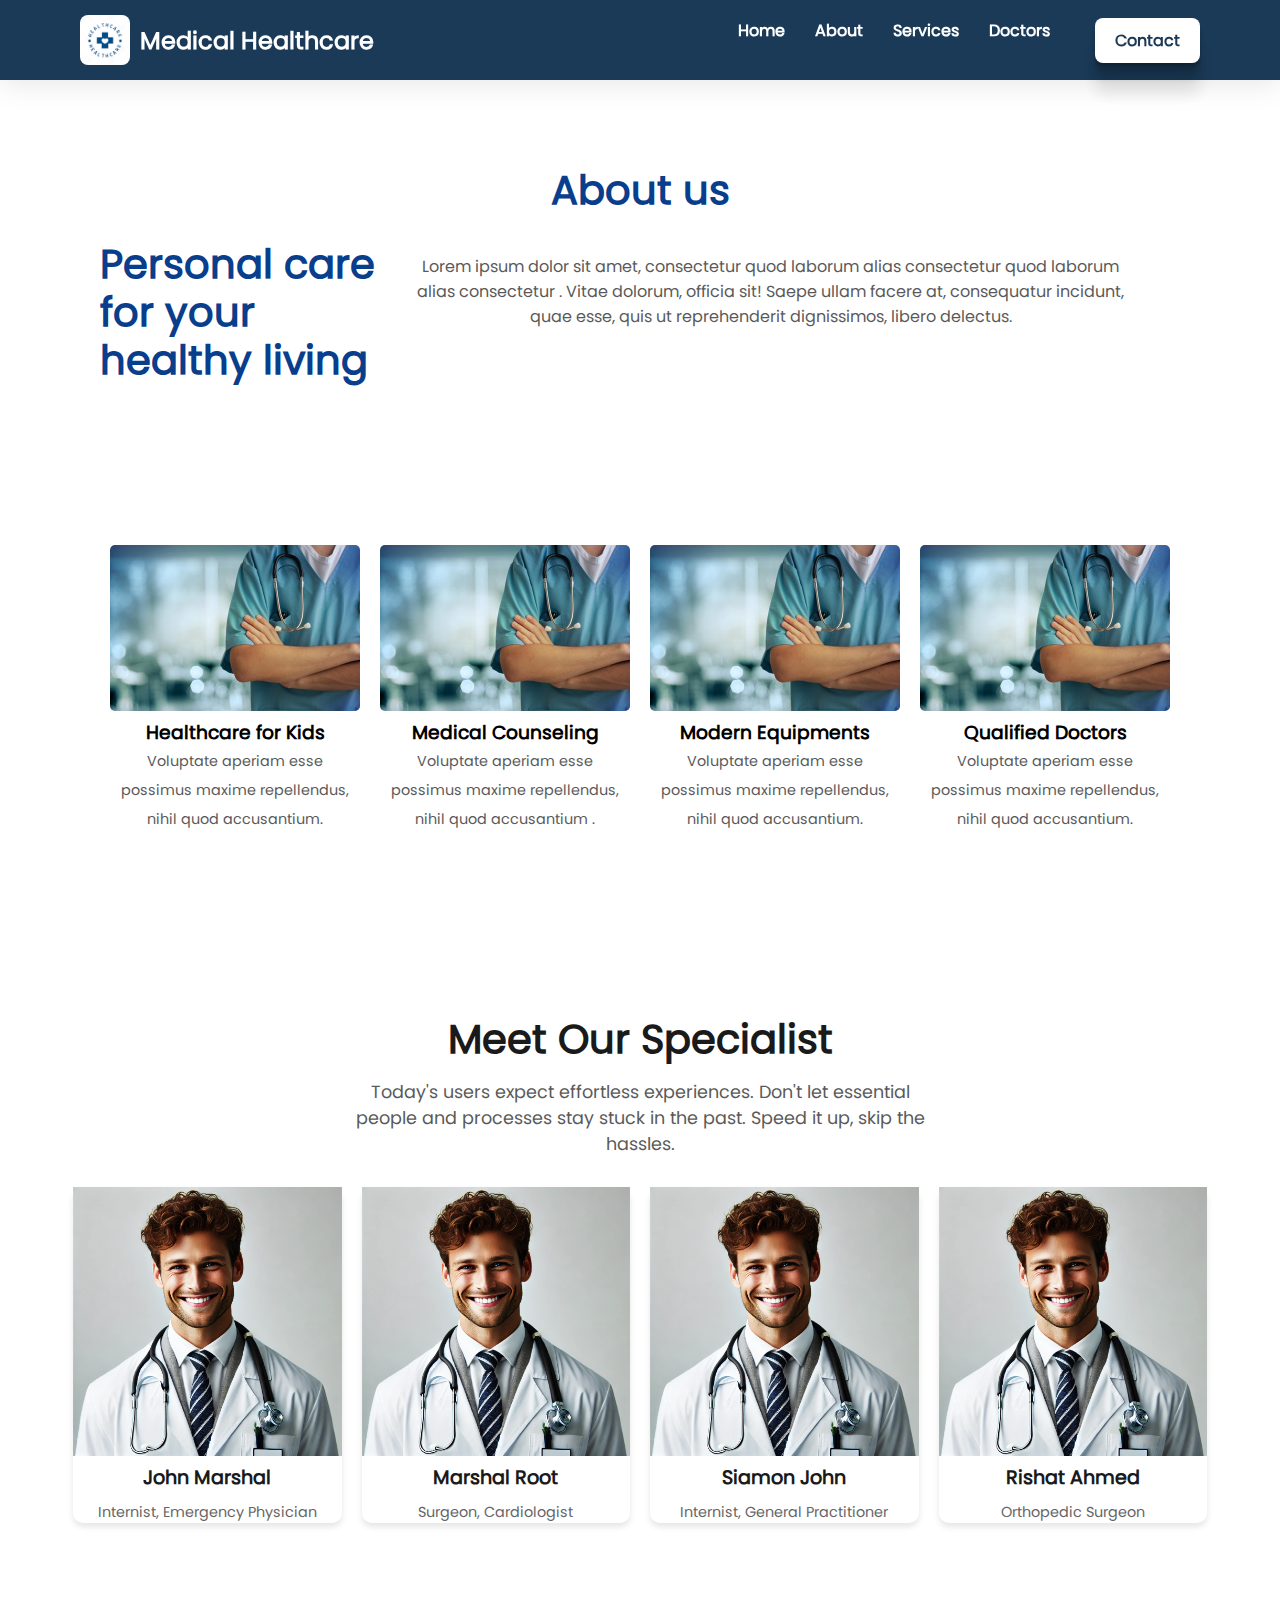
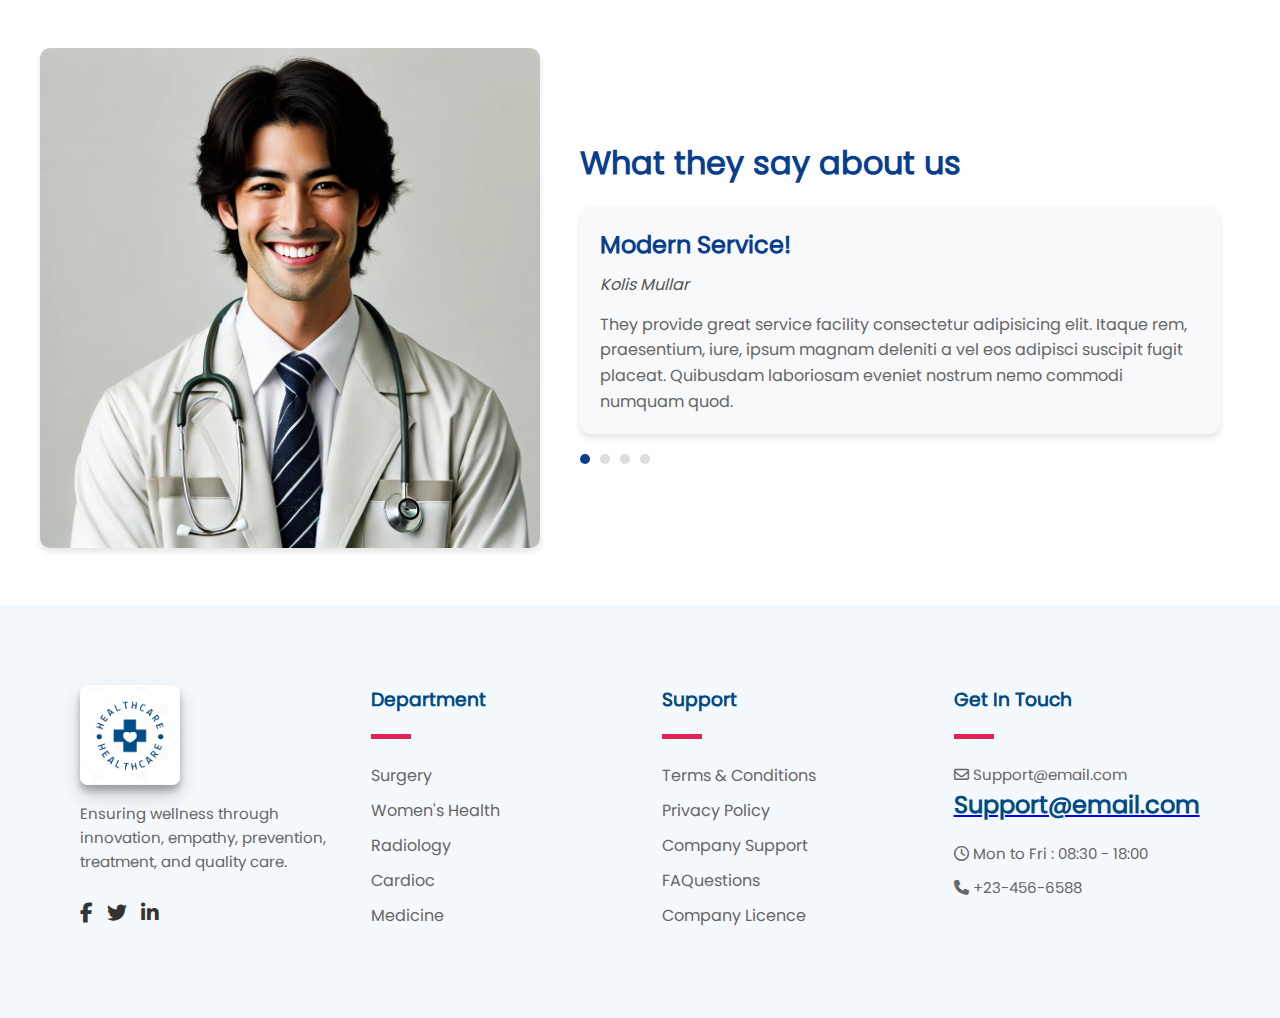
<file: about.html>
<!DOCTYPE html>
<html lang="en">
<head>
    <meta charset="UTF-8">
    <meta name="viewport" content="width=device-width, initial-scale=1.0">
    <title>Document</title>
    <link rel="stylesheet" href="https://cdnjs.cloudflare.com/ajax/libs/font-awesome/6.7.2/css/all.min.css" 
    integrity="sha512-Evv84Mr4kqVGRNSgIGL/F/aIDqQb7xQ2vcrdIwxfjThSH8CSR7PBEakCr51Ck+w+/U6swU2Im1vVX0SVk9ABhg==" 
    crossorigin="anonymous" referrerpolicy="no-referrer" />
    <link rel="stylesheet" href="./CSS/style.css">
    <link rel="stylesheet" href="./CSS/about.css">
</head>
<body>
      <!----------------------------------- Header --------------------------------------------->
      <header class="header">
        <div class="header-container">
          <img
            src="./asset/logo of Healthcare.png"
            alt="Healthcare Logo"
            class="logo"
          />
          <h1 class="title">Medical Healthcare</h1>
        </div>
        <nav class="nav">
          <ul class="nav-list">
            <li><a href="./index.html">Home</a></li>
            <li><a href="./about.html">About</a></li>
            <li><a href="./services.html">Services</a></li>
            <li><a href="./doctors-cards.html">Doctors</a></li>
            <a class="list_btn button-style" href="./index.html">Contact</a>
          </ul>
          <!-- Hamburger Icon -->
          <div class="hamburger" onclick="toggleMenu()">
            &#9776; <!-- This is the hamburger icon (three bars) -->
        </div>
        
        <ul id="menu" style="display: none;">
            <li><a href="./index.html">Home</a></li>
            <li><a href="./about.html">About</a></li>
            <li><a href="./services.html">Services</a></li>
            <li><a href="./doctors-cards.html">Doctors</a></li>
            <li><a class="list_btn button-style" href="./index.html">Contact</a></li>
        </ul>
        
        </nav>
      </header>
      




    <!-- Contact Section -->
    <div class="about-head1">
          <h1>About us</h1>
    </div>
    

    </div>
    <!-- Personal Care Section -->
    <section class="personal-care-section">
        <div class="container">
            <div class="text-content">
                <h1>Personal care for your healthy living</h1>
                <p>Lorem ipsum dolor sit amet, consectetur  quod laborum alias  consectetur  quod laborum alias  consectetur  
                    . Vitae dolorum, officia sit! Saepe ullam facere at, consequatur incidunt, quae esse, quis ut reprehenderit dignissimos, libero delectus.</p>
            </div>
            <div class="services">
                <div class="service">
                    <img src="./asset/01.jpg" alt="Healthcare for Kids">
                    <h3>Healthcare for Kids</h3>
                    <p>Voluptate aperiam esse possimus maxime repellendus, nihil quod accusantium. </p>
                </div>
                <div class="service">
                    <img src="./asset/01.jpg" alt="Medical Counseling">
                    <h3>Medical Counseling</h3>
                    <p>Voluptate aperiam esse possimus maxime repellendus, nihil quod accusantium .</p>
                </div>
                <div class="service">
                    <img src="./asset/01.jpg" alt="Modern Equipments">
                    <h3>Modern Equipments</h3>
                    <p>Voluptate aperiam esse possimus maxime repellendus, nihil quod accusantium.</p>
                </div>
                <div class="service">
                    <img src="./asset/01.jpg" alt="Qualified Doctors">
                    <h3>Qualified Doctors</h3>
                    <p>Voluptate aperiam esse possimus maxime repellendus, nihil quod accusantium.</p>
                </div>
            </div>
        </div>
    </section>
    <div class="specialists-section">
        <h3 class="specialists-title">Meet Our Specialist</h3>
        <p class="specialists-description">
            Today's users expect effortless experiences. Don't let essential people and processes stay stuck in the past. Speed it up, skip the hassles.
        </p>
        <div class="specialists-grid">
            <div class="specialist-card">
                <img src="./asset/doc-2.jpg" alt="John Marshal">
                <h3>John Marshal</h3>
                <p>Internist, Emergency Physician</p>
            </div>
            <div class="specialist-card">
                <img src="./asset/doc-2.jpg" alt="Marshal Root">
                <h3>Marshal Root</h3>
                <p>Surgeon, Cardiologist</p>
            </div>
            <div class="specialist-card">
                <img src="./asset/doc-2.jpg" alt="Siamon John">
                <h3>Siamon John</h3>
                <p>Internist, General Practitioner</p>
            </div>
            <div class="specialist-card">
                <img src="./asset/doc-2.jpg" alt="Rishat Ahmed">
                <h3>Rishat Ahmed</h3>
                <p>Orthopedic Surgeon</p>
            </div>
        </div>
    </div>
<section class="testimonial-section">
    <div class="testimonial-container">
        <div class="testimonial-wrapper">
            <div class="testimonial-image">
                <img src="./asset/doc-6.jpg" alt="Doctors Team">
            </div>
            <div class="testimonial-content">
                <h2>What they say about us</h2>
                <div class="testimonial">
                    <h4 id="testimonial-title">Modern Service!</h4>
                    <p class="author" id="testimonial-author">Kolis Mullar</p>
                    <p class="testimonial-text" id="testimonial-text">
                        They provide great service facility consectetur adipisicing elit. Itaque rem, praesentium, iure, ipsum magnam deleniti a vel eos adipisci suscipit fugit placeat. Quibusdam laboriosam eveniet nostrum nemo commodi numquam quod.
                    </p>
                </div>
                <div class="testimonial-indicators">
                    <span class="indicator active" data-title="Modern Service!" data-author="Kolis Mullar" data-text="They provide great service facility consectetur adipisicing elit. Itaque rem, praesentium, iure, ipsum magnam deleniti a vel eos adipisci suscipit fugit placeat. Quibusdam laboriosam eveniet nostrum nemo commodi numquam quod."></span>
                    <span class="indicator" data-title="Exceptional Care!" data-author="John Doe" data-text="The care I received was beyond my expectations. The staff is knowledgeable and truly professional. Their modern equipment made the whole experience seamless and comforting."></span>
                    <span class="indicator" data-title="Highly Recommended!" data-author="Sarah Connor" data-text="Amazing services! The team provided exceptional care and attention. I would highly recommend this to anyone seeking medical help."></span>
                    <span class="indicator" data-title="Professional Team!" data-author="David Smith" data-text="Their professionalism and expertise are unmatched. From the moment I entered the facility, I felt I was in safe hands. Great job!"></span>
                </div>
            </div>
        </div>
    </div>
</section>



  <!-- Footer Section -->
  <footer class="footer-content">
    <!-- Logo & Description -->
    <div class="footer-section">
        <img src="./asset/logo of Healthcare.png" alt="">
        <p>Ensuring wellness through innovation, empathy, prevention, treatment, and quality care.</p>
        <div class="social-icons">
            <a href="#"><i class="fab fa-facebook-f"></i></a>
            <a href="#"><i class="fab fa-twitter"></i></a>
            <a href="#"><i class="fab fa-linkedin-in"></i></a>
        </div>
    </div>
    <!-- Departments -->
    <div class="footer-section">
        <h3>Department</h3>
        <div class="pp"></div>
        <ul>
            <li><a href="#">Surgery</a></li>
            <li><a href="#">Women's Health</a></li>
            <li><a href="#">Radiology</a></li>
            <li><a href="#">Cardioc</a></li>
            <li><a href="#">Medicine</a></li>
        </ul>
    </div>
    <!-- Support -->
    <div class="footer-section">
        <h3>Support</h3>
        <div class="pp"></div>
        <ul>
            <li><a href="#">Terms & Conditions</a></li>
            <li><a href="#">Privacy Policy</a></li>
            <li><a href="#">Company Support</a></li>
            <li><a href="#">FAQuestions</a></li>
            <li><a href="#">Company Licence</a></li>
        </ul>
    </div>
    <div class="footer-section">
        <h3>Get In Touch</h3>
        <div class="pp"></div>
        <p><i class="far fa-envelope"></i> Support@email.com</p>
        <a href="#"><h2>Support@email.com</h2></a>
        <p><i class="far fa-clock"></i> Mon to Fri : 08:30 - 18:00</p>
        <p><i class="fas fa-phone"></i> +23-456-6588</p>
    </div>
</footer>
<script src="./JS/about.js"></script>

</body>
</html>
</file>
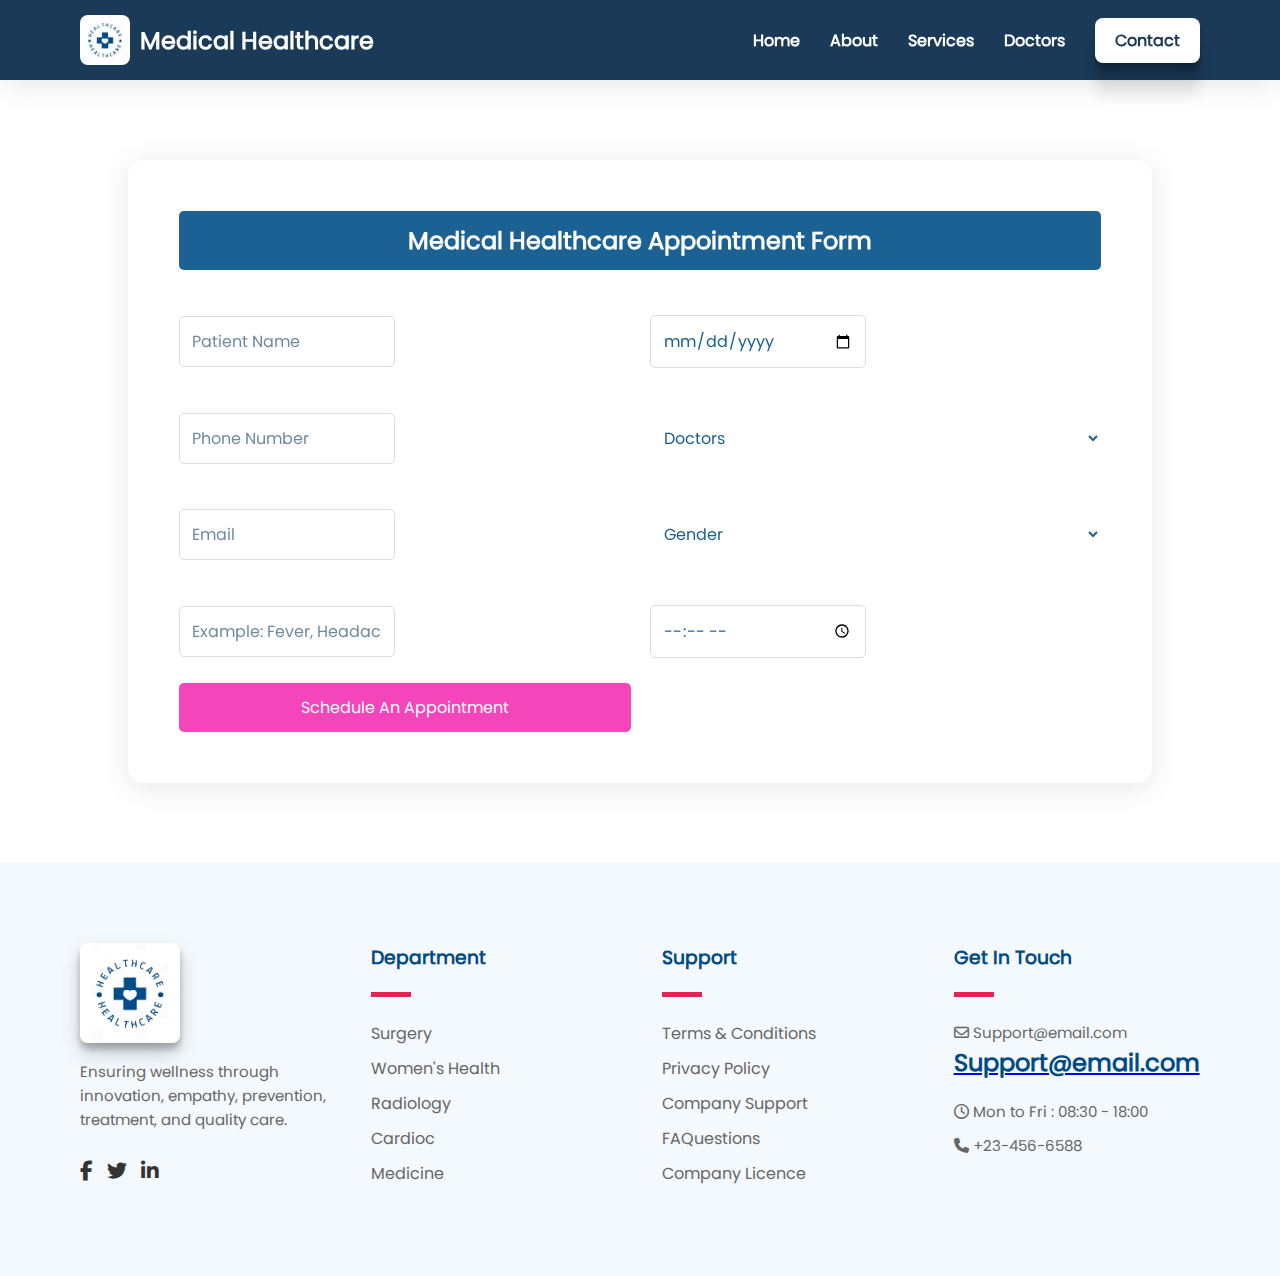
<file: appointment.html>
<!DOCTYPE html>
<html lang="en">
  <head>
    <meta charset="UTF-8" />
    <meta name="viewport" content="width=device-width, initial-scale=1.0" />
    <title>Book Appointment</title>
    <link rel="stylesheet" href="https://cdnjs.cloudflare.com/ajax/libs/font-awesome/6.7.2/css/all.min.css" 
    integrity="sha512-Evv84Mr4kqVGRNSgIGL/F/aIDqQb7xQ2vcrdIwxfjThSH8CSR7PBEakCr51Ck+w+/U6swU2Im1vVX0SVk9ABhg==" 
    crossorigin="anonymous" referrerpolicy="no-referrer" />
    <link rel="stylesheet" href="./CSS/style.css">
    <link rel="stylesheet" href="./CSS/appointment.css" />
  </head>
  <body>
    <header class="header">
      <div class="header-container">
        <img
          src="./asset/logo of Healthcare.png"
          alt="Healthcare Logo"
          class="logo"
        />
        <h1 class="title">Medical Healthcare</h1>
      </div>
      <nav class="nav">
        <ul class="nav-list">
          <li><a href="./index.html">Home</a></li>
          <li><a href="./about.html">About</a></li>
          <li><a href="./services.html">Services</a></li>
          <li><a href="./doctors-cards.html">Doctors</a></li>
          <!-- <li class="list_btn"><a href="#">Contact</a></li>

           <select class="select-dropdown" >
            <option value="">Join as a Doctor</option>
            <option value="">Join as a Patient</option>
          </select> -->
        </ul>
        <a class="list_btn button-style" href="./index.html">Contact</a>
        <div class="hamburger" onclick="toggleMenu()">
          &#9776; <!-- This is the hamburger icon (three bars) -->
      </div>
      <ul id="menu" style="display: none;">
        <li><a href="./index.html">Home</a></li>
        <li><a href="./about.html">About</a></li>
        <li><a href="./services.html">Services</a></li>
        <li><a href="./doctors-cards.html">Doctors</a></li>
        <li><a class="list_btn button-style" href="./index.html">Contact</a></li>
    </ul>
    
    </header>

    <div class="forCenter">
      <div class="form-container">
        <h2 class="form-header">Medical Healthcare Appointment Form</h2>
        <form action="#" method="post">
          <div class="form-group">
            <div class="form-inner-group">
              <label for="patientName">Patient Name</label>
              <input
                type="text"
                name="patient_name"
                placeholder="Patient Name"
                required
              />
            </div>
            <div class="form-inner-group">
              <label for="date">Select Date</label>
              <input type="date" name="date" placeholder="Select Date" required />
            </div>
          </div>
          <div class="form-group">
            <div class="form-inner-group">
              <label for="phoneNumber">Phone Number</label>
              <input type="text" name="phone" placeholder="Phone Number" required />
            </div>
            <div class="form-inner-group">
              <label for="doctors">Doctors</label>
              <select name="doctors" required>
                <option value="" disabled selected>Doctors</option>
                <option value="dr_john_smith">Dr. John Smith - Cardiologist</option>
                <option value="dr_sarah_khan">Dr. Sarah Khan - Hematologist</option>
                <option value="dr_michael_lee">Dr. Michael Lee - Neurologist</option>
                <option value="dr_ayesha_malik">Dr. Ayesha Malik - Dermatologist</option>
                <option value="dr_rachel_adams">Dr. Rachel Adams - Ophthalmologist</option>
                <option value="dr_omar_hassan">Dr. Omar Hassan - Gastroenterologist</option>
                <option value="dr_emily_chen">Dr. Emily Chen - Pulmonologist</option>
                <option value="dr_ahmed_yusuf">Dr. Ahmed Yusuf - Endocrinologist</option>
                <option value="dr_linda_wang">Dr. Linda Wang - Oncologist</option>
                <option value="dr_ali_mohammad">Dr. Ali Mohammad - Nephrologist</option>
                <option value="dr_katherine_liu">Dr. Katherine Liu - Orthopedist</option>
                <option value="dr_james_brown">Dr. James Brown - Rheumatologist</option>
                <option value="dr_isabella_davis">Dr. Isabella Davis - Psychiatrist</option>
                <option value="dr_steven_clark">Dr. Steven Clark - Pediatrician</option>
                <option value="dr_ellen_wilson">Dr. Ellen Wilson - Gynecologist</option>
              </select>
            </div>
          </div>
          <div class="form-group">
            <div class="form-inner-group">
              <label for="email">Email</label>
              <input type="email" name="email" placeholder="Email" required />
            </div>
            <div class="form-inner-group">
              <label for="gender">Gender</label>
              <select name="gender" required>
                <option value="" disabled selected>Gender</option>
                <option value="male">Male</option>
                <option value="female">Female</option>
              </select>
            </div>
          </div>
          <div class="form-group">
            <div class="form-inner-group">
              <label for="symptoms">Symptoms</label>
              <input
                type="text"
                name="symptoms"
                placeholder="Example: Fever, Headache, Pain etc."
                required
              />
            </div>
            <div class="form-inner-group">
              <label for="time">Time</label>
              <input type="time" name="time" required />
            </div>
          </div>
          <button type="submit" class="appointment-button" onclick="submitting()">Schedule an appointment</button>
        </form>
  
  
  
        
  
  
  
  
  
        
      </div>

    </div>
    

       <!-- Footer Section -->
       <footer class="footer-content">
        <!-- Logo & Description -->
        <div class="footer-section">
            <img src="./asset/logo of Healthcare.png" alt="">
            <p>Ensuring wellness through innovation, empathy, prevention, treatment, and quality care.</p>
            <div class="social-icons">
                <a href="#"><i class="fab fa-facebook-f"></i></a>
                <a href="#"><i class="fab fa-twitter"></i></a>
                <a href="#"><i class="fab fa-linkedin-in"></i></a>
            </div>
        </div>
        <!-- Departments -->
        <div class="footer-section">
            <h3>Department</h3>
            <div class="pp"></div>
            <ul>
                <li><a href="#">Surgery</a></li>
                <li><a href="#">Women's Health</a></li>
                <li><a href="#">Radiology</a></li>
                <li><a href="#">Cardioc</a></li>
                <li><a href="#">Medicine</a></li>
            </ul>
        </div>
        <!-- Support -->
        <div class="footer-section">
            <h3>Support</h3>
            <div class="pp"></div>
            <ul>
                <li><a href="#">Terms & Conditions</a></li>
                <li><a href="#">Privacy Policy</a></li>
                <li><a href="#">Company Support</a></li>
                <li><a href="#">FAQuestions</a></li>
                <li><a href="#">Company Licence</a></li>
            </ul>
        </div>
        <div class="footer-section">
            <h3>Get In Touch</h3>
            <div class="pp"></div>
            <p><i class="far fa-envelope"></i> Support@email.com</p>
            <a href="#"><h2>Support@email.com</h2></a>
            <p><i class="far fa-clock"></i> Mon to Fri : 08:30 - 18:00</p>
            <p><i class="fas fa-phone"></i> +23-456-6588</p>
        </div>
</footer>
  </body>
</html>
</file>
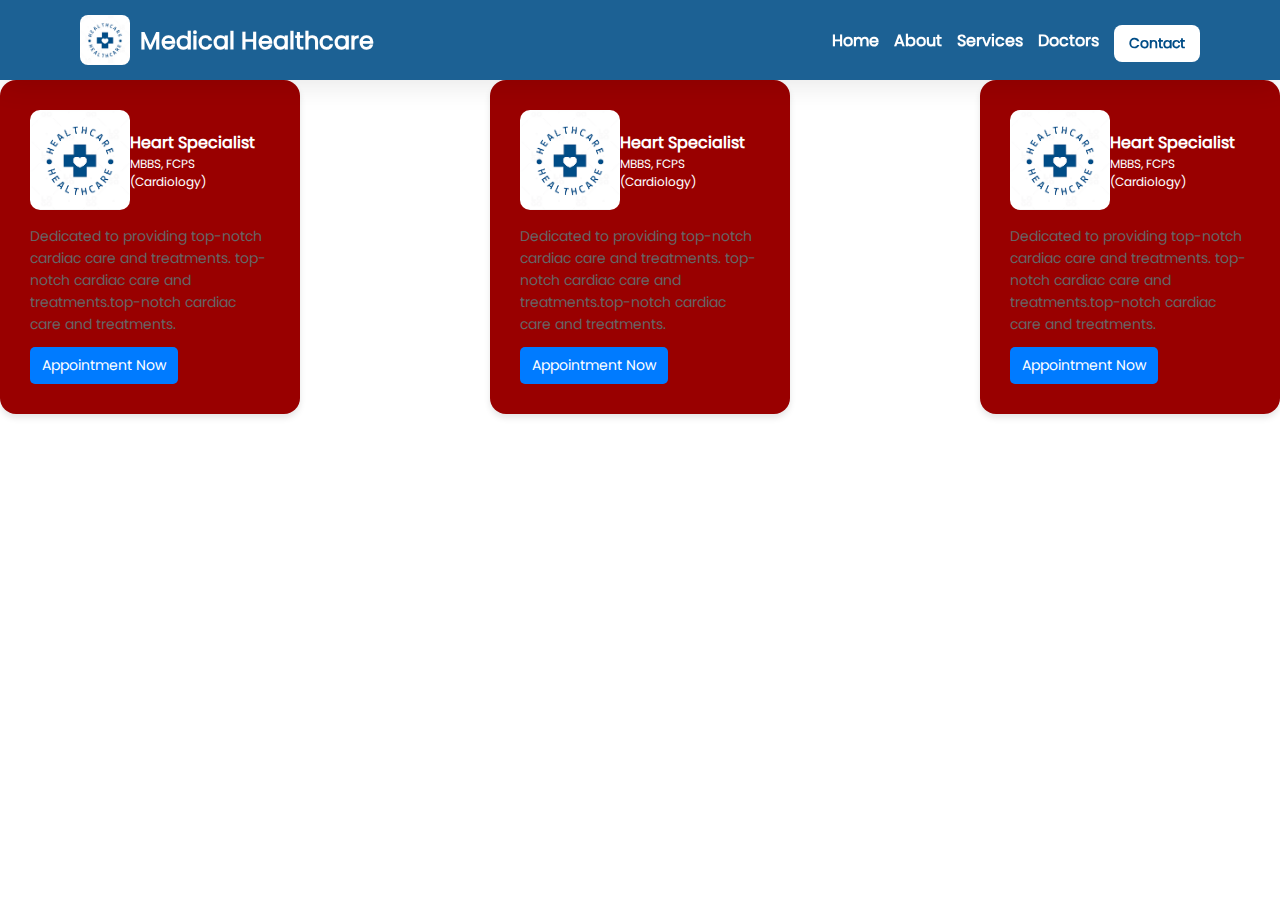
<file: cards.html>
<!DOCTYPE html>
<html lang="en">
<head>
  <meta charset="UTF-8">
  <meta name="viewport" content="width=device-width, initial-scale=1.0">
  <title>Specialist Cards</title>
  <link rel="stylesheet" href="./CSS/cards.css">
</head>
<body>
    <header class="header">
        <div class="header-container">
          <img
            src="./asset/logo of Healthcare.png"
            alt="Healthcare Logo"
            class="logo"
          />
          <h1 class="title">Medical Healthcare</h1>
        </div>
        <nav class="nav">
          <ul class="nav-list">
            <li><a href="#">Home</a></li>
            <li><a href="#">About</a></li>
            <li><a href="#">Services</a></li>
            <li><a href="./cards.html" target="_blank">Doctors</a></li>
            <!-- <li class="list_btn"><a href="#">Contact</a></li> -->
          
            <!-- <select class="select-dropdown" >
              <option value="">Join as a Doctor</option>
              <option value="">Join as a Patient</option>
            </select> -->
          </ul>
          <button class="list_btn">Contact</button>
        </nav>
      </header>


  <div class="card-container">
    <!-- Card 1 -->
    <div class="card">
      <div class="card-content">
        <img src="./asset/logo of Healthcare.png" alt="Heart Specialist" class="card-image">
        <div class="text-container">
          <h4>Heart Specialist</h4>
          <p>MBBS, FCPS (Cardiology)</p>
        </div>
      </div>
      <div class="card-details">
        <p>Dedicated to providing top-notch cardiac care and treatments. top-notch cardiac care and treatments.top-notch cardiac care and treatments.</p>
        <button>Appointment Now</button>
      </div>
    </div>
    <div class="card">
        <div class="card-content">
          <img src="./asset/logo of Healthcare.png" alt="Heart Specialist" class="card-image">
          <div class="text-container">
            <h4>Heart Specialist</h4>
            <p>MBBS, FCPS (Cardiology)</p>
          </div>
        </div>
        <div class="card-details">
          <p>Dedicated to providing top-notch cardiac care and treatments. top-notch cardiac care and treatments.top-notch cardiac care and treatments.</p>
          <button>Appointment Now</button>
        </div>
      </div>
      <div class="card">
        <div class="card-content">
          <img src="./asset/logo of Healthcare.png" alt="Heart Specialist" class="card-image">
          <div class="text-container">
            <h4>Heart Specialist</h4>
            <p>MBBS, FCPS (Cardiology)</p>
          </div>
        </div>
        <div class="card-details">
          <p>Dedicated to providing top-notch cardiac care and treatments. top-notch cardiac care and treatments.top-notch cardiac care and treatments.</p>
          <button>Appointment Now</button>
        </div>
      </div>
  </div>
</body>
</html>
</file>
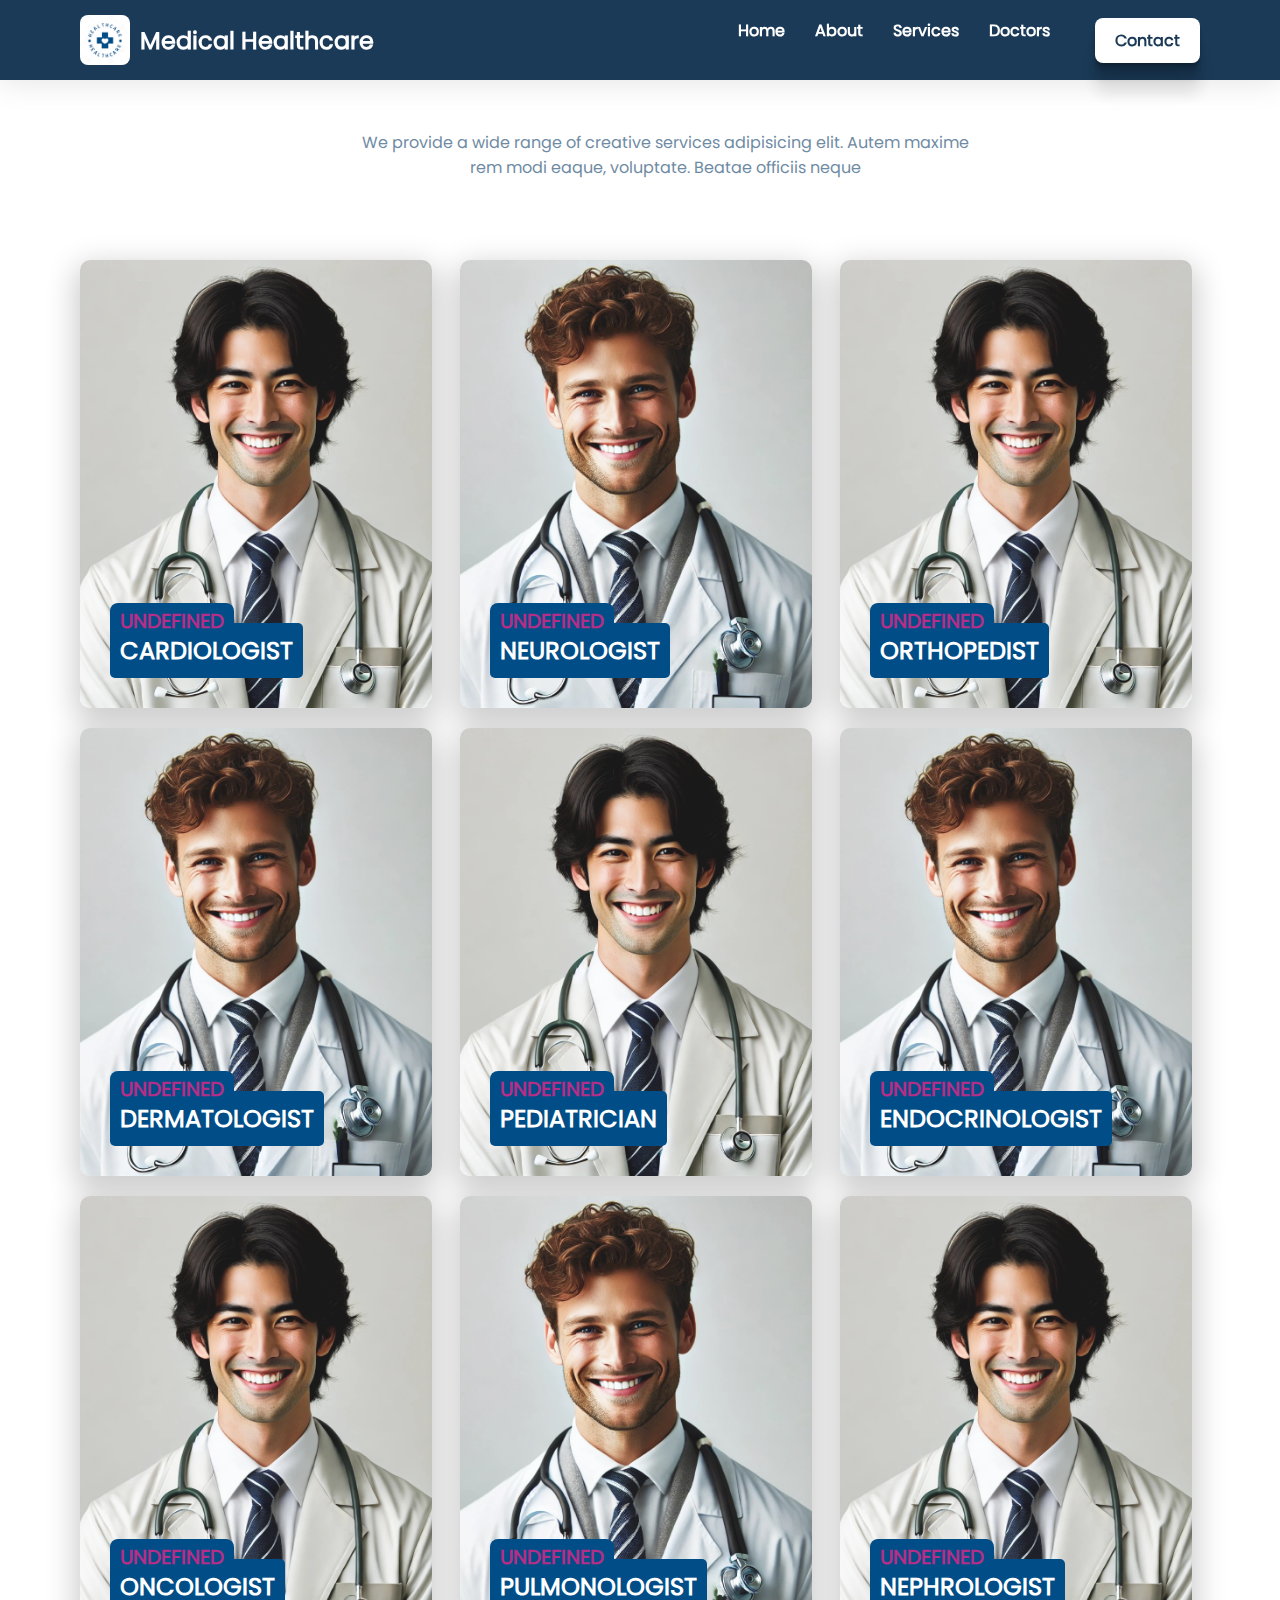
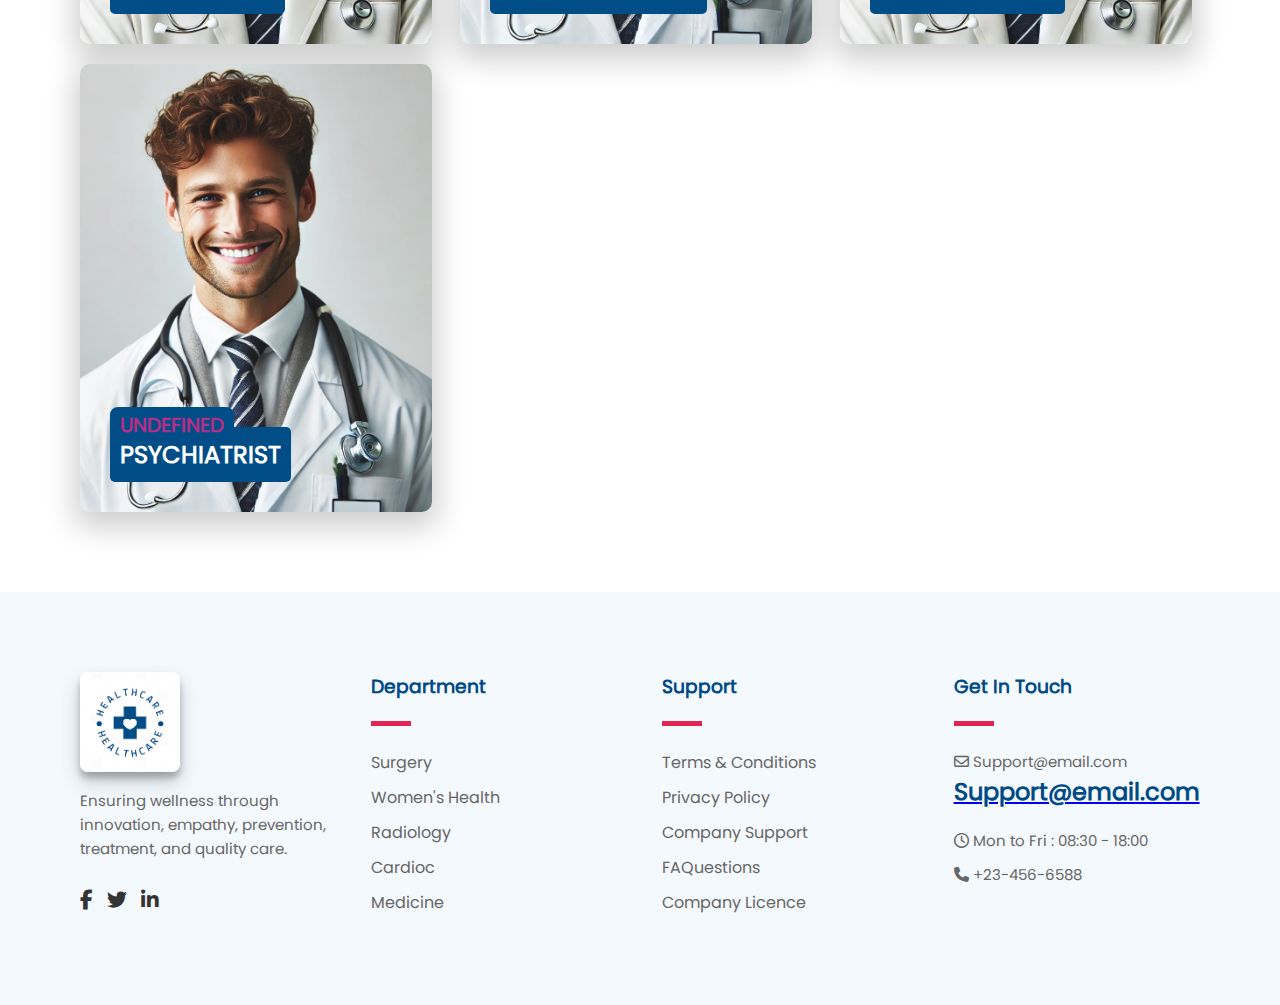
<file: doctors-cards.html>
<!DOCTYPE html>
<html lang="en">
<head>
  <meta charset="UTF-8">
  <meta name="viewport" content="width=device-width, initial-scale=1.0">
  <title>Specialist Cards</title>
  <link rel="stylesheet" href="https://cdnjs.cloudflare.com/ajax/libs/font-awesome/6.7.2/css/all.min.css" 
    integrity="sha512-Evv84Mr4kqVGRNSgIGL/F/aIDqQb7xQ2vcrdIwxfjThSH8CSR7PBEakCr51Ck+w+/U6swU2Im1vVX0SVk9ABhg==" 
    crossorigin="anonymous" referrerpolicy="no-referrer" />
  <link rel="stylesheet" href="./CSS/style.css">

  <style>
    #doctor-para{
      margin-top: 50px;
    }
  </style>
</head>
<body>
<header class="header">
  <div class="header-container">
    <img
      src="./asset/logo of Healthcare.png"
      alt="Healthcare Logo"
      class="logo"
    />
    <h1 class="title">Medical Healthcare</h1>
  </div>
  <nav class="nav">
    <ul class="nav-list">
      <li><a href="./index.html">Home</a></li>
      <li><a href="./about.html">About</a></li>
      <li><a href="./services.html">Services</a></li>
      <li><a href="./doctors-cards.html">Doctors</a></li>
      <a class="list_btn button-style" href="./index.html">Contact</a>
    </ul>
    <!-- Hamburger Icon -->
    <div class="hamburger" onclick="toggleMenu()">
      &#9776; <!-- This is the hamburger icon (three bars) -->
  </div>
  
  <ul id="menu" style="display: none;">
    <li><a href="./index.html">Home</a></li>
    <li><a href="./about.html">About</a></li>
    <li><a href="./services.html">Services</a></li>
    <li><a href="./doctors-cards.html">Doctors</a></li>
    <li><a class="list_btn button-style" href="./index.html">Contact</a></li>
</ul>

  
  </nav>
</header>

  <div class="head-sec4" id="doctor-para">
    <p>
      We provide a wide range of creative services adipisicing elit. Autem
      maxime rem modi eaque, voluptate. Beatae officiis neque
    </p>
  </div>
  
  <div id="card-container" class="card-container-sec4">
  </div>




  
       <!-- Footer Section -->
       <footer class="footer-content">
        <!-- Logo & Description -->
        <div class="footer-section">
            <img src="./asset/logo of Healthcare.png" alt="">
            <p>Ensuring wellness through innovation, empathy, prevention, treatment, and quality care.</p>
            <div class="social-icons">
                <a href="#"><i class="fab fa-facebook-f"></i></a>
                <a href="#"><i class="fab fa-twitter"></i></a>
                <a href="#"><i class="fab fa-linkedin-in"></i></a>
            </div>
        </div>
        <!-- Departments -->
        <div class="footer-section">
            <h3>Department</h3>
            <div class="pp"></div>
            <ul>
                <li><a href="#">Surgery</a></li>
                <li><a href="#">Women's Health</a></li>
                <li><a href="#">Radiology</a></li>
                <li><a href="#">Cardioc</a></li>
                <li><a href="#">Medicine</a></li>
            </ul>
        </div>
        <!-- Support -->
        <div class="footer-section">
            <h3>Support</h3>
            <div class="pp"></div>
            <ul>
                <li><a href="#">Terms & Conditions</a></li>
                <li><a href="#">Privacy Policy</a></li>
                <li><a href="#">Company Support</a></li>
                <li><a href="#">FAQuestions</a></li>
                <li><a href="#">Company Licence</a></li>
            </ul>
        </div>
        <div class="footer-section">
            <h3>Get In Touch</h3>
            <div class="pp"></div>
            <p><i class="far fa-envelope"></i> Support@email.com</p>
            <a href="#"><h2>Support@email.com</h2></a>
            <p><i class="far fa-clock"></i> Mon to Fri : 08:30 - 18:00</p>
            <p><i class="fas fa-phone"></i> +23-456-6588</p>
        </div>
</footer>



<script src="./JS/doctors.js"></script>     
</body>
</html>
</file>
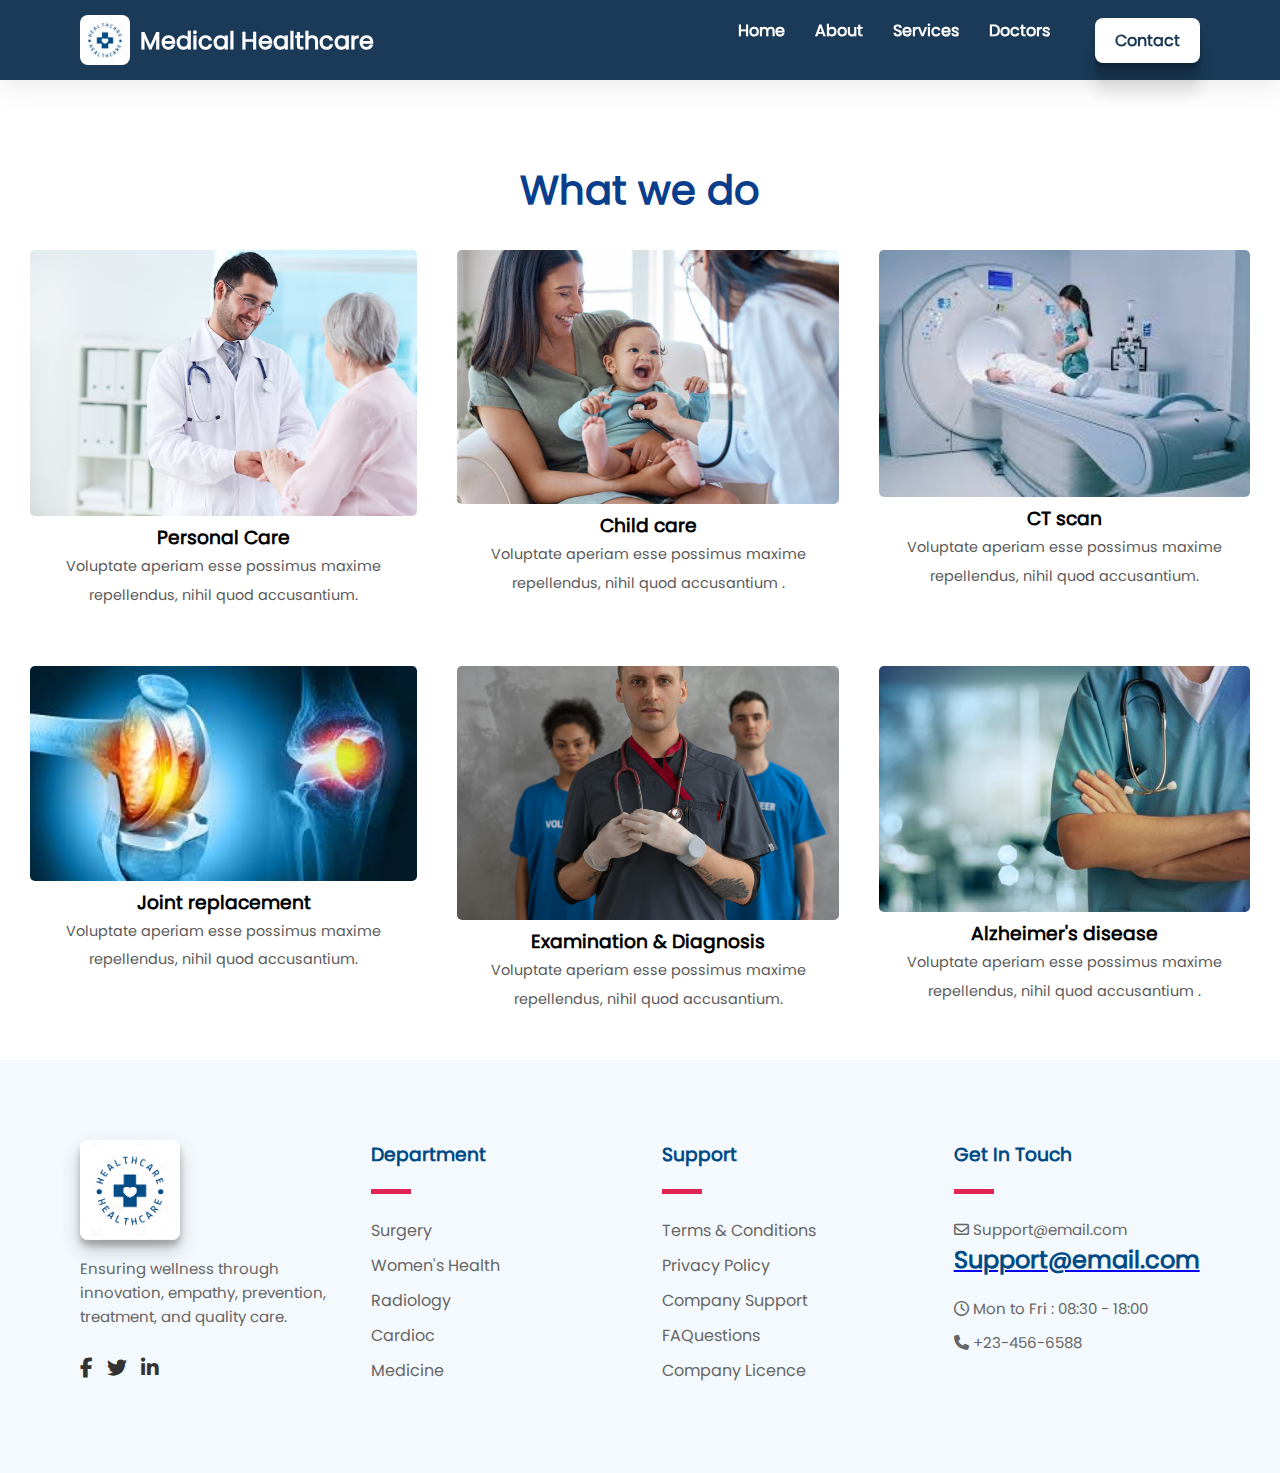
<file: services.html>
<!DOCTYPE html>
<html lang="en">
<head>
    <meta charset="UTF-8">
    <meta name="viewport" content="width=device-width, initial-scale=1.0">
    <title>Services</title>
    <link rel="stylesheet" href="https://cdnjs.cloudflare.com/ajax/libs/font-awesome/6.7.2/css/all.min.css" 
    integrity="sha512-Evv84Mr4kqVGRNSgIGL/F/aIDqQb7xQ2vcrdIwxfjThSH8CSR7PBEakCr51Ck+w+/U6swU2Im1vVX0SVk9ABhg==" 
    crossorigin="anonymous" referrerpolicy="no-referrer" />
    <link rel="stylesheet" href="./CSS/style.css">
    <link rel="stylesheet" href="./CSS/about.css">

    <style>
        .services-for-patient{
            display: grid;
            grid-template-columns: auto auto auto;
            gap: 20px;
        }
        @media (max-width: 768px) {
    .services-for-patient {
        grid-template-columns: 1fr 1fr; /* Display services in 2 columns */
    }
}

/* Mobile devices (up to 480px) */
@media (max-width: 480px) {
    .services-for-patient {
        grid-template-columns: 1fr; /* Stack services in a single column */
        gap: 15px; /* Adjust gap for mobile */
    }
}
    </style>
</head>
<body>
      <!----------------------------------- Header --------------------------------------------->
     
    <!----------------------------------- Header --------------------------------------------->
    <header class="header">
        <div class="header-container">
          <img
            src="./asset/logo of Healthcare.png"
            alt="Healthcare Logo"
            class="logo"
          />
          <h1 class="title">Medical Healthcare</h1>
        </div>
        <nav class="nav">
          <ul class="nav-list">
            <li><a href="./index.html">Home</a></li>
            <li><a href="./about.html">About</a></li>
            <li><a href="./services.html">Services</a></li>
            <li><a href="./doctors-cards.html">Doctors</a></li>
            <a class="list_btn button-style" href="./index.html">Contact</a>
          </ul>
          <!-- Hamburger Icon -->
          <div class="hamburger" onclick="toggleMenu()">
            &#9776; <!-- This is the hamburger icon (three bars) -->
        </div>
        
        <ul id="menu" style="display: none;">
            <li><a href="./index.html">Home</a></li>
            <li><a href="./about.html">About</a></li>
            <li><a href="./services.html">Services</a></li>
            <li><a href="./doctors-cards.html">Doctors</a></li>
            <li><a class="list_btn button-style" href="./index.html">Contact</a></li>
        </ul>
        
        
        </nav>
      </header>
      

    <!-- Contact Section -->
    <div class="about-head1">
          <h1>What we do</h1>
    </div>
    

    </div>
    <!-- Personal Care Section -->
    <section class="personal-care-section">
        <div class="container">
            <!-- <div class="text-content">
                <h1>What we do</h1>
                <p>Lorem ipsum dolor sit amet, consectetur  quod laborum alias  consectetur  quod laborum alias  consectetur  
                    . Vitae dolorum, officia sit! Saepe ullam facere at, consequatur incidunt, quae esse, quis ut reprehenderit dignissimos, libero delectus.</p>
                
            </div> -->
            <div class="services-for-patient">
                <div class="service">
                    <img src="./asset/personal care" alt=" ">
                    <h3>Personal Care</h3>
                    <p>Voluptate aperiam esse possimus maxime repellendus, nihil quod accusantium. </p>
                </div>
                <div class="service">
                    <img src="./asset/childcare.jpg" alt="">
                    <h3>Child care</h3>
                    <p>Voluptate aperiam esse possimus maxime repellendus, nihil quod accusantium .</p>
                </div>
                <div class="service">
                    <img src="./asset/CT scab.jpeg" alt="">
                    <h3>CT scan</h3>
                    <p>Voluptate aperiam esse possimus maxime repellendus, nihil quod accusantium.</p>
                </div>
                <div class="service">
                    <img src="./asset/Joint replacement.jpeg" alt="Qualified Doctors">
                    <h3>Joint replacement</h3>
                    <p>Voluptate aperiam esse possimus maxime repellendus, nihil quod accusantium.</p>
                </div>
                <div class="service">
                    <img src="./asset/services-03.jpg" alt="Healthcare for Kids">
                    <h3>Examination & Diagnosis</h3>
                    <p>Voluptate aperiam esse possimus maxime repellendus, nihil quod accusantium. </p>
                </div>
                <div class="service">
                    <img src="./asset/01.jpg" alt="Medical Counseling">
                    <h3>Alzheimer's disease</h3>
                    <p>Voluptate aperiam esse possimus maxime repellendus, nihil quod accusantium .</p>
                </div>
            </div>
        </div>
    </section>
    


  <!-- Footer Section -->
  <footer class="footer-content">
    <!-- Logo & Description -->
    <div class="footer-section">
        <img src="./asset/logo of Healthcare.png" alt="">
        <p>Ensuring wellness through innovation, empathy, prevention, treatment, and quality care.</p>
        <div class="social-icons">
            <a href="#"><i class="fab fa-facebook-f"></i></a>
            <a href="#"><i class="fab fa-twitter"></i></a>
            <a href="#"><i class="fab fa-linkedin-in"></i></a>
        </div>
    </div>
    <!-- Departments -->
    <div class="footer-section">
        <h3>Department</h3>
        <div class="pp"></div>
        <ul>
            <li><a href="#">Surgery</a></li>
            <li><a href="#">Women's Health</a></li>
            <li><a href="#">Radiology</a></li>
            <li><a href="#">Cardioc</a></li>
            <li><a href="#">Medicine</a></li>
        </ul>
    </div>
    <!-- Support -->
    <div class="footer-section">
        <h3>Support</h3>
        <div class="pp"></div>
        <ul>
            <li><a href="#">Terms & Conditions</a></li>
            <li><a href="#">Privacy Policy</a></li>
            <li><a href="#">Company Support</a></li>
            <li><a href="#">FAQuestions</a></li>
            <li><a href="#">Company Licence</a></li>
        </ul>
    </div>
    <div class="footer-section">
        <h3>Get In Touch</h3>
        <div class="pp"></div>
        <p><i class="far fa-envelope"></i> Support@email.com</p>
        <a href="#"><h2>Support@email.com</h2></a>
        <p><i class="far fa-clock"></i> Mon to Fri : 08:30 - 18:00</p>
        <p><i class="fas fa-phone"></i> +23-456-6588</p>
    </div>
</footer>
<script src="./JS/about.js"></script>

</body>
</html>
</file>
<file: CSS/style.css>
/* Global Styles */
@font-face {
  font-family: myFont;
  src: url(../asset/Poppins-Regular.otf);
}
@font-face {
  font-family: myHead;
  src: url(../asset/Poppins-Medium.ttf);
}
* {
  margin: 0;
  padding: 0;
  box-sizing: border-box;
  font-family: myFont;
}
body {
  width: 100%;
  min-height: 100vh;
}
.button-style{
  display: inline-block;
  padding: 10px 20px;
  text-decoration: none;
  border-radius: 8px;
  font-weight: 600;
  cursor: pointer;
  transition: 0.3s;
  box-shadow: rgba(0, 0, 0, 0.09) 0px 2px 1px, rgba(0, 0, 0, 0.09) 0px 4px 2px, rgba(0, 0, 0, 0.09) 0px 8px 4px, rgba(0, 0, 0, 0.09) 0px 16px 8px, rgba(0, 0, 0, 0.09) 0px 32px 16px;
}

/* ----------------------------------------------- Header Styles ---------------------------------------- */
.header {
  display: flex;
  justify-content: space-between;
  align-items: center;
  padding: 15px 80px;
  background: #1B3A57;
  box-shadow: 0 4px 30px rgba(0, 0, 0, 0.1);
  backdrop-filter: blur(4px);
  -webkit-backdrop-filter: blur(4px);
}
.header-container {
  display: flex;
  align-items: center;
  cursor: pointer;
}
.logo {
  width: 50px;
  margin-right: 10px;
  border-radius: 8px;
}
.title {
  color: white;
  font-size: 24px;
}
.nav {
  display: flex;
  align-items: center;
  justify-content: center;
}
.nav-list {
  list-style: none;
  display: flex;
  gap: 15px;
}
.nav-list li a {
  text-decoration: none;
  color: #fff;
  font-weight: 600;
  transition: 0.3s ease;
}
.nav-list li a:hover{
  font-weight: 600;
  color: #f545ba;
}
.nav-list li{
  transition: 0.3s ease;
}
.nav-list li:hover {
  transform: scale(1.10);
}
.list_btn{
  background: #fff;
  color: #1B3A57;
  border: none;
  margin-left: 15px;
}
.list_btn:hover {
  transform: scale(1.05);
  background: #f545ba;
  color: #fff;
}

/* ---------------------------------------- Hero Section-1 ---------------------------------- */
.hero {
  width: 100%;
  height: 88vh;
  display: flex;
  align-items: center;
  justify-content: space-between;
  background: #eff0f3;
}
.hero-leftside {
  padding-left: 80px;
  color: #fff;
  max-width: 49%;
}
.hero-leftside h4 {
  color: #6F8BA4;
  text-transform: uppercase;
}
.hero-head1 {
  font-size: 60px;
  font-weight: 900;
  font-family: myHead;
  color: #1C6194;
  line-height: 80px;
  text-transform: capitalize;
}
.hero-head1 span {
  font-family: myHead;
  text-decoration-line: underline;
  text-decoration-color: #f545ba;
  color: #f545ba;
}
.hero-leftside p {
  padding-top: 10px;
  color: #6F8BA4;
}
.hero-btn {
  background: #f545ba;
  color: #fff;
  margin-top: 15px;
}
.hero-btn:hover {
  transform: scale(1.05);
  background: #b32f87;
}
.hero-image {
  max-width: 51%;
}
.hero-image > img {
  width: 550px;
}

/* ---------------------------------------- Card Section-2 ---------------------------------- */
.card-container-sec2 {
  display: grid;
  grid-template-columns: repeat(auto-fit, minmax(300px, 1fr));
  justify-content: center;
  gap: 20px;
  padding: 80px;
  padding-top: 0;
  margin-top: -30px;
  background: #eff0f3;
}
.card-sec2 {
  background: #FFFFFF;
  border-radius: 16px;
  padding: 30px;
  box-shadow: rgba(0, 0, 0, 0.19) 0px 10px 20px, rgba(0, 0, 0, 0.23) 0px 6px 6px;
  transition: all 0.3s ease;
}
.card-image-sec2 {
  width: 60px;
}
.card-head5 {
  font-size: 14px;
  color: #004D87;
}
.card-head3 {
  color: #004D87;
}
.card-details {
  margin-top: 15px;
}
.card-details p {
  margin: 5px 0;
  font-size: 14px;
  color: #6F8BA4;
  line-height: 22px;
}
.card2_list {
  list-style: none;
  display: grid;
  grid-template-columns: auto;
  color: #6F8BA4;
}
.card2_list li {
  display: flex;
  justify-content: space-between;
  line-height: 50px;
}
.card-btn {
  color: #fff;
  font-size: 14px;
  margin-top: 14px;
  background: #1C6194;
  transition: all 0.3s ease;
}
.card-btn:hover {
  transform: scale(1.05);
  background: #0070c5;
}

/* ---------------------------------------- Services Section-3 ---------------------------------- */
.services {
  display: flex;
  align-items: center;
  justify-content: space-between;
  padding: 80px;
  width: 100%;
}

.left-service {
  width: 60%;
  display: flex;
  align-items: center;
  justify-content: space-evenly;
}
.left-service img {
  width: 20rem;
  border-radius: 5px;
  box-shadow: rgba(0, 0, 0, 0.24) 0px 3px 8px;
  transition: all 0.3s ease;
}
.left-service img:hover {
  transform: scale(1.03);
}
.left-service-image{
  display: flex;
  flex-direction: column;
  row-gap: 20px;
}

.right-service {
  max-width: 40%;
  padding-left: 20px;
}
.right-service h1 {
  font-size: 46px;
  color: #1C6194;
}
.right-service p {
  color: #6F8BA4;
}

.service-btn {
  background: #f545ba;
  color: #fff;
  margin-top: 15px;
}
.service-btn:hover {
  transform: scale(1.05);
  background: #004D87;
}

/* ---------------------------------------- Card Section-4 ---------------------------------- */
.head-sec4{
  text-align: center;
}
.head-sec4 h1 {
  font-size: 46px;
  color: #1C6194;
}
.head-sec4 p {
  color: #6F8BA4;
  width: 630px;
  position: relative;
  left: 350px;
}
.card-container-sec4 {
  display: grid;
  grid-template-columns: auto auto auto;
  padding: 80px;
  gap: 20px;
}
.speclization-sec4{
  font-size: 20px;
  position: absolute;
  top: -20px;
  color: #b32f87;
  background: #004D87;
  margin-left: -10px;
  border-top-left-radius: 8px;
  padding-left: 10px;
  padding-right: 10px;
  padding-top: 3px;
  border-top-right-radius: 8px;
}
.card-sec4 {
  width: 22rem;
  height: 28rem;
  border-radius: 10px;
  overflow: hidden;
  cursor: pointer;
  position: relative;
  color: #fff;
  box-shadow: 0 10px 30px 5px rgba(0, 0, 0, 0.2);
}

.card-sec4 img {
  position: absolute;
  object-fit: cover;
  width: 100%;
  height: 100%;
  top: 0;
  left: 0;
  opacity: 0.9;
  transition: opacity 0.2s ease-out;
}

.card-sec4 h2 {
  position: absolute;
  inset: auto auto 30px 30px;
  margin: 0;
  transition: inset 0.3s 0.3s ease-out;
  text-transform: uppercase;
  background: #004D87;
  padding: 10px;
  border-radius: 5px;
  color: #fff;
}

.card-sec4 p {
  position: absolute;
  opacity: 0;
  max-width: 80%;
  transition: opacity 0.3s ease-out;
  inset: auto auto 80px 30px;
  background: #004D87;
  color: #fff;
  padding: 10px;
}

.card-sec4:hover h2 {
  inset: auto auto 260px 30px;
  transition: inset 0.3s ease-out;
}

.card-sec4:hover p {
  opacity: 1;
  transition: opacity 0.5s 0.1s ease-in;
}

.card-sec4:hover img {
  transition: opacity 0.3s ease-in;
  opacity: 1;
}

.card-title-link {
  color: #fff;
  text-decoration: none;
  transition: color 0.3s ease-in-out;
}

.card-title-link:hover {
  color: #f545ba; 
}

.read-more-link {
  color: #f545ba;
  text-decoration: none;
  font-weight: bold;
  transition: color 0.3s ease-in-out;
}

.read-more-link:hover {
  color: #b32f87; 
}
.button-container {
  display: flex;
  justify-content: center; 
  align-items: center; 
  padding-bottom: 80px;
}

.btn-for-details {
  background: #f545ba;
  color: #fff;
  text-align: center;
}

.btn-for-details:hover {
  transform: scale(1.05);
  background: #b32f87;
}

/* ---------------------------------------- Upper Section ---------------------------------- */
.contact-section {
  color: #004D87;
  width: 100%;
  text-align: center;
  background: #eff0f3;
  padding-top: 80px;
}
.contact-section h2 {
  font-size: 1.5rem;
}
.contact-section h1 {
  font-size: 2.5rem;
  font-weight: bold;
}

/* Info Cards */
.info-cards {
  display: flex;
  justify-content: space-between;
  align-items: center;
  gap: 10px;
  padding: 80px;
  background: #eff0f3;
}
.card {
  border-radius: 8px;
  width: 30%;
  background: #fff;
  box-shadow: rgba(0, 0, 0, 0.19) 0px 10px 20px, rgba(0, 0, 0, 0.23) 0px 6px 6px;
  margin-top: 40px; 
  text-align: center;
  padding: 50px 25px;
}
.card .icon {
  font-size: 50px;
  margin-bottom: 15px;
  display: inline-block;
  color: #e12454;
}
.card h3 {
  color: #333;
  margin-bottom: 0.5rem;
}
.card p {
  color: #4f7986e0;
}
.contact-form {
  text-align: center;
}
.contact-form h2 {
  font-size: 2rem;
  color: #333;
  margin-bottom: 1rem;
  margin-top: 10px;
}
.contact-form p {
  color: #666;
  margin-top: 50px;
}

.contactFormSec6 {
  margin-top: 50px;
  padding: 0 80px;
}
.form-group {
  display: flex;
  justify-content: space-between;
  margin-bottom: 1rem;
}
.form-group input,
.form-group textarea {
  width: 48%;
  padding: 0.75rem;
  border: 1px solid #ddd;
  border-radius: 5px;
  font-size: 1rem;
}
.form1{
  height: 60px;
  border: 1px solid #EEF2F6;
  box-shadow: none;
  width: 100%;
  background: #f4f9fc;
}
.form-group textarea {
  width: 100%;
  height: 150px;
  resize: none;
  background: #f4f9fc;;
}

.btn-sec06 {
  margin-top: 50px;
  background: #0070c5;
  cursor: pointer;
  border: none;
  color: #fff;
  transition: all 0.3s ease;
}
.btn-sec06:hover{
  background: #f545ba;
  transform: scale(1.05);
}
.map{
  display: flex;
  align-items: center;
  justify-content: center;
  padding: 80px;
}
iframe{
  box-shadow: rgba(0, 0, 0, 0.19) 0px 10px 20px, rgba(0, 0, 0, 0.23) 0px 6px 6px;
  border-radius: 5px;
}

/* ---------------------------------------- FOOTER Section ---------------------------------- */
.footer-content {
  display: flex;
  justify-content: space-between;
  flex-wrap: wrap;
  width: 100%;
  max-width: 110%;
  background: #f4f9fd;
  padding: 80px;
  color: #444;
}
.footer-section {
  width: 100%;
  max-width: 22%;
}
.footer-section img{
  width: 100px;
  box-shadow: rgba(0, 0, 0, 0.19) 0px 10px 20px, rgba(0, 0, 0, 0.23) 0px 6px 6px;
  border-radius: 8px;
}
.footer-section h2,
.footer-section h3 {
  color: #004A85;
  font-weight: bold;
  margin-bottom: 20px;
}
.footer-section p {
  font-size: 15px;
  line-height: 1.6;
  color: #666;
  margin-top: 10px;
}
.social-icons{
  margin-top: 24px;
}

/* Social Icons */
.social-icons a {
  display: inline-block;
  margin-right: 10px;
  color: #333;
  font-size: 20px;
  transition: color 0.3s;
}
.social-icons a:hover {
  color: #004A85;
}

/* Footer Links */
.footer-section ul li {
  margin-bottom: 10px;
  margin-top: 6px;
  list-style: none;
}
.footer-section ul li a {
  color: #666;
  transition: color 0.3s;
  text-decoration: none;
}
.footer-section ul li a:hover {
  color: #004A85;
}

/* Contact Section */
.footer-section.contact p {
  display: flex;
  align-items: center;
  margin-bottom: 10px;
}
.footer-section.contact i {
  margin-right: 10px;
  color: #6F8BA4;
  size: 30px;
}
.footer-section.contact p:last-child {
  font-weight: bold;
  color: #000;
}

.pp{
  width: 40px;
  height: 5px;
  background: #e12454;
  margin-bottom: 24px;
}
















/* Responsive Hero Section */
@media (max-width: 1024px) {
  .hero {
    flex-direction: column;
    height: auto;
    padding: 20px;
  }
  .hero-leftside {
    padding-left: 20px;
    text-align: center;
    max-width: 100%;
  }
  .hero-leftside h4 {
    font-size: 18px;
  }
  .hero-head1 {
    font-size: 40px;
    line-height: 50px;
  }
  .hero-btn {
    margin: 20px auto;
  }
  .hero-image {
    text-align: center;
    max-width: 100%;
  }
  .hero-image > img {
    width: 80%;
    max-width: 400px;
  }
}
@media (max-width: 768px) {
  .hero {
    padding: 15px;
  }
  .hero-head1 {
    font-size: 35px;
    line-height: 45px;
  }
  .hero-image > img {
    width: 70%;
    max-width: 300px;
  }
}
@media (max-width: 480px) {
  .hero-head1 {
    font-size: 28px;
    line-height: 38px;
  }
  .hero-leftside h4 {
    font-size: 16px;
  }
  .hero-image > img {
    width: 90%;
  }
}


/* Responsive Styles for Services */
@media (max-width: 1024px) {
  .services {
    flex-direction: column;
    padding: 60px 20px;
    gap: 40px;
  }
  
  .left-service,
  .right-service {
    width: 100%;
  }
  
  .left-service {
    justify-content: center;
  }
  
  .left-service img {
    width: 16rem;
  }
  
  .right-service h1 {
    font-size: 36px;
  }
}

@media (max-width: 768px) {
  .services {
    padding: 40px 15px;
  }
  
  .right-service h1 {
    font-size: 28px;
  }
  
  .right-service p {
    font-size: 14px;
  }
  
  .left-service img {
    width: 14rem;
  }
}

@media (max-width: 480px) {
  .services {
    padding: 20px;
  }
  .left-service img {
    width: 100%;
    max-width: 10rem;
    gap: 30px;
  }
  .right-service{
    min-width: 100%;
    max-width: 100%;
    }
  .right-service h1 {
    font-size: 24px;
  }
  .service-btn {
    font-size: 14px;
    padding: 10px 15px;
  }
}





/* responsive footer section */
@media screen and (max-width: 1024px) {
  .footer-content {
    padding: 60px;
    display: flex;
    flex-wrap: wrap;
    justify-content: space-between;
  }
  .footer-section {
    max-width: 45%; /* Two sections per row */
    margin-bottom: 30px;
  }
  .footer-section.contact {
    max-width: 100%; /* Ensure full width for "Get in Touch" */
    text-align: center;
  }
  .pp {
    width: 25px;
    height: 3px;
    margin-left: 150px;
  }
}

@media screen and (max-width: 768px) {
  .footer-content {
    flex-direction: column; /* Stack sections vertically */
    padding: 40px;
  }
  .footer-section {
    max-width: 100%; /* Full-width for each section */
    text-align: center; /* Center align content */
    margin-bottom: 30px;
  }
  .footer-section.contact {
    text-align: center; /* Center "Get in Touch" */
    margin-top: 30px; /* Give space between sections */
  }
  .pp {
    width: 25px;
    height: 3px;
    margin-left: 150px;
  }
}

@media screen and (max-width: 480px) {
  .footer-content {
    padding: 10px;
    flex-direction: column; /* Stack sections vertically */
  }
  .footer-section {
    max-width: 100%; /* Full-width for each section */
    margin-bottom: 20px;
  }
  .footer-section.contact {
    text-align: center; /* Center "Get in Touch" */
  }
  .pp {
    width: 25px;
    height: 3px;
    margin-left: 150px;
  }
}




/* contact section responsiveness */

@media screen and (max-width: 768px) {
  .contact-form {
    padding: 20px;
    max-width: 90%;
  }
  .contact-form h2 {
    font-size: 1.6rem;
  }
  .form-group {
    flex-direction: column;
  }
  .form-group input,
  .form-group textarea {
    width: 100%; /* Full-width on mobile */
    margin-bottom: 20px;
  }
  .btn-sec06 {
    padding: 12px;
    font-size: 1rem;
  }
}

/* Small Mobile Screen (max-width: 480px) */
@media screen and (max-width: 480px) {
  .contact-form {
    padding: 15px;
    max-width: 95%;
  }
  .contact-form h2 {
    font-size: 1.4rem;
  }
  .form-group {
    flex-direction: column;
  }
  .form-group input,
  .form-group textarea {
    width: 100%; /* Full-width on small mobile */
    margin-bottom: 15px;
  }
  .btn-sec06 {
    padding: 10px;
    font-size: 0.9rem;
  }
}




/* card section responsiveness */
@media screen and (max-width: 1024px) {
  .info-cards {
    flex-direction: row; /* Display cards horizontally */
    flex-wrap: wrap; /* Wrap cards if necessary */
    justify-content: space-between; /* Distribute space evenly */
    padding: 60px;
  }
  .card {
    width: 30%; /* Display cards in a row with 3 cards per row */
    margin-bottom: 30px;
  }
  .card .icon {
    font-size: 40px;
  }
  .card h3 {
    font-size: 1.2rem;
  }
  .card p {
    font-size: 0.9rem;
  }
}

/* Mobile Screen (max-width: 768px) */
@media screen and (max-width: 768px) {
  .info-cards {
    flex-direction: column; /* Display cards vertically */
    padding: 40px;
  }
  .card {
    width: 100%; /* Full width for each card */
    margin-bottom: 30px;
  }
  .card .icon {
    font-size: 40px;
  }
  .card h3 {
    font-size: 1.1rem;
  }
  .card p {
    font-size: 0.95rem;
  }
}

/* Small Mobile Screen (max-width: 480px) */
@media screen and (max-width: 480px) {
  .info-cards {
    flex-direction: column; /* Display cards vertically */
    padding: 20px;
  }
  .card {
    width: 100%; /* Full width for each card */
    margin-bottom: 20px;
  }
  .card .icon {
    font-size: 35px;
  }
  .card h3 {
    font-size: 1rem;
  }
  .card p {
    font-size: 0.85rem;
  }
}



/* doctor card section4 responsiveness */
/* For 480px max width */
@media (max-width: 480px) {
  .head-sec4 p {
    width: 100%;
    left: 0;
    text-align: center;
  }

  .card-container-sec4 {
    grid-template-columns: 1fr;
    padding: 10px;
  }

  .card-sec4 {
    width: 100%; /* Keep card width flexible */
    height: auto;
    margin-bottom: 20px;
    position: relative;
    margin-left: auto;
    margin-right: auto; /* Centering the card */
  }

  .card-sec4 img {
    width: 90%; /* Give the image some width without affecting the card */
    height: auto;
    opacity: 1;
    visibility: visible;
    position: relative;
    z-index: 0;
    margin-bottom: 10px; /* Space between the image and the text */
    display: block;
    margin-left: auto;
    margin-right: auto; /* Centering the image */
  }

  .card-sec4 h2 {
    bottom: 10px;
    left: 10px;
  }

  .card-sec4 p {
    bottom: 10px;
    left: 10px;
  }

  .button-container {
    flex-direction: column;
    padding-bottom: 20px;
  }

  .btn-for-details {
    width: 100%;
    margin-top: 10px;
  }
}




/* header responsiveness */




/* Hide nav items by default (for mobile view) */
.nav-list {
  display: flex;
  list-style-type: none;
}

.nav-list li {
  margin-right: 15px;
}

/* Add hamburger menu styles */
.hamburger {
  display: none;
  flex-direction: column;
  cursor: pointer;
  z-index: 10;
  list-style: none;
}

.hamburger .line {
  width: 30px;
  height: 4px;
  margin: 5px 0;
  background-color: #333;
  transition: 0.3s;
}

/* Show hamburger icon on mobile screens */
@media (max-width: 768px) {
  .nav-list {
    display: none;
    width: 100%;
    flex-direction: column;
    text-align: center;
    background-color: #fff;
    position: absolute;
    top: 60px;
    left: 0;
    padding: 10px 0;
  }
  
  .nav-list.show {
    display: flex;
    list-style: none;
  }

  .hamburger {
    display: flex;
  }
  
  .hamburger.active .line:nth-child(1) {
    transform: rotate(-45deg);
    position: relative;
    top: 8px;
  }
  .hamburger.active .line:nth-child(2) {
    opacity: 0;
  }
  .hamburger.active .line:nth-child(3) {
    transform: rotate(45deg);
    position: relative;
    top: -8px;
  }
}






  /* Show the hamburger button */
</file>
<file: CSS/about.css>
.about-head1 {
    color: #083e8c;
    text-align: center;
    padding-top: 80px;
    font-size: 20px;
}

/* Personal Care Section */
.personal-care-section {
    padding: 20px;
    display: flex; /* Use flexbox to align items */
    justify-content: space-between; /* This will place elements on the left and right */
    align-items: center; /* Ensure both items are vertically centered */
}

.container {
    text-align: center;
}

.text-content {
    display: flex;
    justify-content: space-between; /* Spread out the content */
    align-items: center; /* Center content vertically */
    width: 100%; 
    padding-left: 80px;
}

.text-content h1 {
    font-size: 2.5rem;
    font-weight: bold;
    color: #083e8c;
    text-align: left; /* Align heading to the left */
    max-width: 310px;
    line-height: 1.2;
    margin-bottom: 31px;/* Allow the heading to take available space */
}

.text-content p {
    margin-bottom: 77px;
    max-width: 800px;
    color: #5a5a5a;
    margin-right: 129px;
    flex: 1;
    margin-top: 5px;
}



.services {
    display: flex;
    margin-top: 40px;
    -ms-flex-wrap: wrap;
    flex-wrap: wrap;
}

.service {
    flex: 1;
    text-align: center;
    padding: 10px;
}

.service img {
    width: 100%;
    height: auto;
    border-radius: 5px;
}

.service h4 {
    font-size: 1.2rem;
    color: #083e8c;
    margin: 10px 0;
}

.service p {
    font-size: 0.9rem;
    color: #5a5a5a;
    line-height: 2;
    margin-bottom: 1rem;
}

.specialists-section {
    text-align: center;
    padding: 50px 20px;
}

.specialists-title {
    color: #1a1a1a;
    margin-bottom: 10px;
    font-size: 2.5em;
}

.specialists-description {
    color: #5a5a5a;
    font-size: 1.1em;
    margin-bottom: 30px;
    max-width: 600px;
    margin: 0 auto 30px;
}

.specialists-grid {
    display: grid;
    grid-template-columns: repeat(auto-fit, minmax(200px, 1fr));
    gap: 20px;
    justify-content: center;
    align-items: stretch;
    padding-left: 53px;
    padding-right: 53px;
}

.specialist-card {
    border-radius: 10px;
    box-shadow: 0 4px 6px rgba(0, 0, 0, 0.1);
    text-align: center;
    transition: transform 0.3s;
}

.specialist-card:hover {
    transform: translateY(-5px);
}

.specialist-card img {
    width: 100%;
   
}

.specialist-card h3 {
    color: #1a1a1a;
    margin-bottom: 10px;
    font-size: 1.2em;
}

.specialist-card p {
    color: #666;
    font-size: 0.9em;
}
.testimonial-section {
    padding: 50px 20px;
    background: #fff;
}

.testimonial-container {
    max-width: 1200px;
    margin: 0 auto;
    display: flex;
    flex-wrap: wrap;
    justify-content: center;
    align-items: center;
}

.testimonial-wrapper {
    display: flex;
    flex-wrap: wrap;
    gap: 20px;
    justify-content: center;
    align-items: center;
}

.testimonial-image {
    flex: 1 1 50%;
    max-width: 500px;
}

.testimonial-image img {
   width: 100%;
   height: 100%;
    border-radius: 10px;
    box-shadow: 0 4px 6px rgba(0, 0, 0, 0.1);
}

.testimonial-content {
    flex: 1 1 50%;
    padding: 20px;
    text-align: left;
}

.testimonial-content h2 {
    font-size: 2rem;
    color: #083e8c;
    margin-bottom: 20px;
}

.testimonial {
    background: #f8f9fa;
    padding: 20px;
    border-radius: 10px;
    box-shadow: 0 4px 6px rgba(0, 0, 0, 0.1);
}

.testimonial h4 {
    font-size: 1.5rem;
    color: #083e8c;
    margin-bottom: 10px;
}

.testimonial .author {
    font-size: 1rem;
    color: #555;
    margin-bottom: 15px;
    font-style: italic;
}

.testimonial-text {
    font-size: 1rem;
    color: #666;
    line-height: 1.6;
}

.testimonial-indicators {
    margin-top: 20px;
    display: flex;
    gap: 10px;
}

.indicator {
    width: 10px;
    height: 10px;
    border-radius: 50%;
    background: #ddd;
    cursor: pointer;
    transition: background 0.3s;
}

.indicator.active {
    background: #083e8c;
}


/* Responsiveness */
@media (max-width: 480px) {
    .about-head1 {
        font-size: 18px; /* Adjust font size for mobile */
        padding-top: 40px; /* Reduce padding */
    }

    .personal-care-section {
        flex-direction: column; /* Stack content vertically */
        text-align: center; /* Center align text */
    }

    .text-content {
        flex-direction: column; /* Stack content vertically */
        padding-left: 0;
        align-items: center; /* Center text */
    }

    .text-content h1 {
        font-size: 2rem; /* Smaller heading size */
        text-align: center; /* Center align heading */
        margin-bottom: 20px; /* Adjust margin */
    }

    .text-content p {
        margin-right: 0;
        margin-bottom: 20px; /* Adjust margin */
        max-width: 90%; /* Allow text to take more space */
    }

    .services {
        flex-direction: column; /* Stack services vertically */
    }

    .service {
        flex: 0 0 100%; /* Ensure services take full width */
        margin-bottom: 20px; /* Add spacing between services */
    }

    .service h4 {
        font-size: 1rem; /* Smaller font size */
    }

    .service p {
        font-size: 0.8rem; /* Smaller font size for mobile */
    }
}

/* Tablets and small screens (481px to 768px) */
@media (max-width: 768px) {
    .about-head1 {
        font-size: 18px; /* Adjust font size */
    }

    .personal-care-section {
        flex-direction: column; /* Stack content vertically */
        text-align: center; /* Center align text */
    }

    .text-content {
        flex-direction: column; /* Stack content vertically */
        padding-left: 0;
        align-items: center; /* Center text */
    }

    .text-content h1 {
        font-size: 2.2rem; /* Adjust heading size */
        text-align: center;
        margin-bottom: 25px; /* Adjust margin */
    }

    .text-content p {
        max-width: 90%; /* Increase text width */
        margin-right: 0;
    }

    .services {
        flex-direction: column; /* Stack services vertically */
    }

    .service {
        flex: 0 0 100%; /* Full width for each service */
        margin-bottom: 20px; /* Add space between services */
    }

    .service h4 {
        font-size: 1rem; /* Smaller font size */
    }

    .service p {
        font-size: 0.9rem; /* Adjust paragraph size */
    }
}

/* Medium screens (769px to 1024px) */
@media (max-width: 1024px) {
    .about-head1 {
        font-size: 20px; /* Adjust font size */
    }

    .personal-care-section {
        flex-direction: column; /* Stack content vertically */
        text-align: center;
    }

    .text-content {
        flex-direction: column; /* Stack content vertically */
        padding-left: 0;
        align-items: center; /* Center text */
    }

    .text-content h1 {
        font-size: 2.3rem; /* Slightly larger heading */
        text-align: center;
        margin-bottom: 30px; /* Adjust margin */
    }

    .text-content p {
        max-width: 85%; /* Adjust text width */
    }

    .services {
        flex-direction: row;
        justify-content: space-between; /* Spread out services */
    }

    .service {
        flex: 1;
        margin-bottom: 20px; /* Add spacing between services */
    }

    .service h4 {
        font-size: 1.1rem; /* Adjust font size */
    }

    .service p {
        font-size: 1rem; /* Adjust paragraph size */
    }
}
</file>
<file: CSS/appointment.css>
.forCenter{
  display: flex;
  align-items: center;
  justify-content: center;
  padding: 80px 0;
}


.form-header {
  display: flex;
  align-items: center;
  justify-content: center;
  margin-bottom: 15px;
  background: #1c6194;
  color: #fff;
  padding: 12px;
  border-radius: 5px;
}

.form-container {
  padding: 50px;
  width: 100%;
  max-width: 80%;
  background: rgba(255, 255, 255, 0.24);
  border-radius: 15px;
  box-shadow: 0 4px 30px rgba(0, 0, 0, 0.1);
  backdrop-filter: blur(4.1px);
  -webkit-backdrop-filter: blur(5.1px);
  border: 1px solid rgba(255, 255, 255, 0.17);
}

.form-group {
  display: flex;
  align-items: center;
  justify-content: space-between;
  gap: 20px;
  margin-bottom: 15px;
}

.form-inner-group {
  width: 100%;
}

label {
  font-weight: bold;
  display: block;
  margin-bottom: 5px;
  color: #fff;
}

input, select {
  width: 100%;
  padding: 10px;
  border: none;
  border-radius: 5px;
  background: #fff;
  font-size: 1rem;
  color: #1c6194;
  outline: none;
}

input::placeholder {
  color: #6f8ba4;
}

.appointment-button {
  width: 100%;
  max-width: 49%;
  padding: 12px;
  color: white;
  border: none;
  border-radius: 5px;
  font-size: 1rem;
  cursor: pointer;
  transition: background 0.3s;
  background: #f545ba;
  margin-top: 10px;
  text-transform: capitalize;
}

.appointment-button:hover {
  background: #003d6b;
}

/* Media Queries for Tablet */
@media (max-width: 768px) {
  .form-container {
    padding: 30px;
    max-width: 90%;
  }

  .form-group {
    flex-wrap: wrap;
  }

  .form-inner-group {
    flex: 1 1 100%; /* Ensures full width */
  }
}

/* Media Queries for Mobile */
@media (max-width: 480px) {
  body {
    padding: 10px;
  }

  .form-header {
    font-size: 1rem;
    padding: 10px;
  }

  .form-container {
    padding: 20px;
  }

  label {
    font-size: 0.9rem;
  }

  input, select {
    font-size: 0.9rem;
    padding: 8px;
  }

  .appointment-button {
    font-size: 0.9rem;
    padding: 10px;
    max-width: 100%; /* Full width for button on small screens */
  }
}
</file>
<file: CSS/cards.css>
/* Global Styles */
@font-face {
    font-family: myFont;
    src: url(../asset/Poppins-Regular.otf);
  }
  @font-face {
    font-family: myHead;
    src: url(../asset/Poppins-Medium.ttf);
  }
  
  
  * {
    margin: 0;
    padding: 0;
    box-sizing: border-box;
    font-family: myFont;
  }
  
  body {
    width: 100%;
    min-height: 100vh;
  }
  
  /* Header Styles */
  .header {
    display: flex;
    justify-content: space-between;
    align-items: center;
    padding: 15px 80px;
    background: rgba(0, 77, 135, 0.89);
    box-shadow: 0 4px 30px rgba(0, 0, 0, 0.1);
    backdrop-filter: blur(4px);
    -webkit-backdrop-filter: blur(4px);
  }
  
  .header-container {
    display: flex;
    align-items: center;
    cursor: pointer;
  }
  
  .logo {
    width: 50px;
    margin-right: 10px;
    border-radius: 8px;
  }
  
  .title {
    color: white;
    font-size: 24px;
  }
  
  .nav {
    display: flex;
    align-items: center;
    justify-content: center;
  }
  
  .nav-list {
    list-style: none;
    display: flex;
    gap: 15px;
  }
  
  .nav-list li a {
    text-decoration: none;
    color: #fff;
    font-weight: 600;
    transition: 0.3s ease;
  
  }
  .nav-list li a:hover{
    color: #000000;
    font-weight: 600;
  
  }
  .nav-list li{
    transition: 0.3s ease;
  }
  .nav-list li:hover {
    transform: scale(1.10);
  }
  
  .list_btn{
    background: #fff;
    padding: 8px 15px;
    color: #004D87;
    border-radius: 8px;
    cursor: pointer;
    border: none;
    margin-left: 15px;
    font-weight: 600;
    transition: 0.3s;
  }
  .list_btn:hover {
    transform: scale(1.05);
    color: #0f0f0f;
    background: #e7e7e7;
  }

.card-container {
    display: flex;
    justify-content: center;
    justify-content: space-between;
}
.card {
    color: #fff;
    background: rgb(153, 0, 0);
    border-radius: 16px;
    box-shadow: 0 4px 6px rgba(0, 0, 0, 0.1);
    width: 300px;
    padding: 30px;
}
.card-image {
    width: 100px;
    border-radius: 50px;
    border-radius: 10px;
    background: red;
}

.card-content {
    display: flex;
    justify-content: space-between;
    align-items: center;
}


.text-container {
    color: #fff;
}
.text-container h4 {
    font-size: 16px;
    color: #fff;
}
.text-container p {
    font-size: 12px;
    color: #fff;
}


.card-details {
    margin-top: 15px;
}
.card-details p {
    margin: 5px 0;
    font-size: 14px;
    color: #666;
    line-height: 22px;
}
button {
    background-color: #007bff;
    color: #fff;
    border: none;
    border-radius: 5px;
    padding: 8px 12px;
    cursor: pointer;
    font-size: 14px;
    margin-top: 7px;
}
button:hover {
    background-color: #0056b3;
}
</file>
